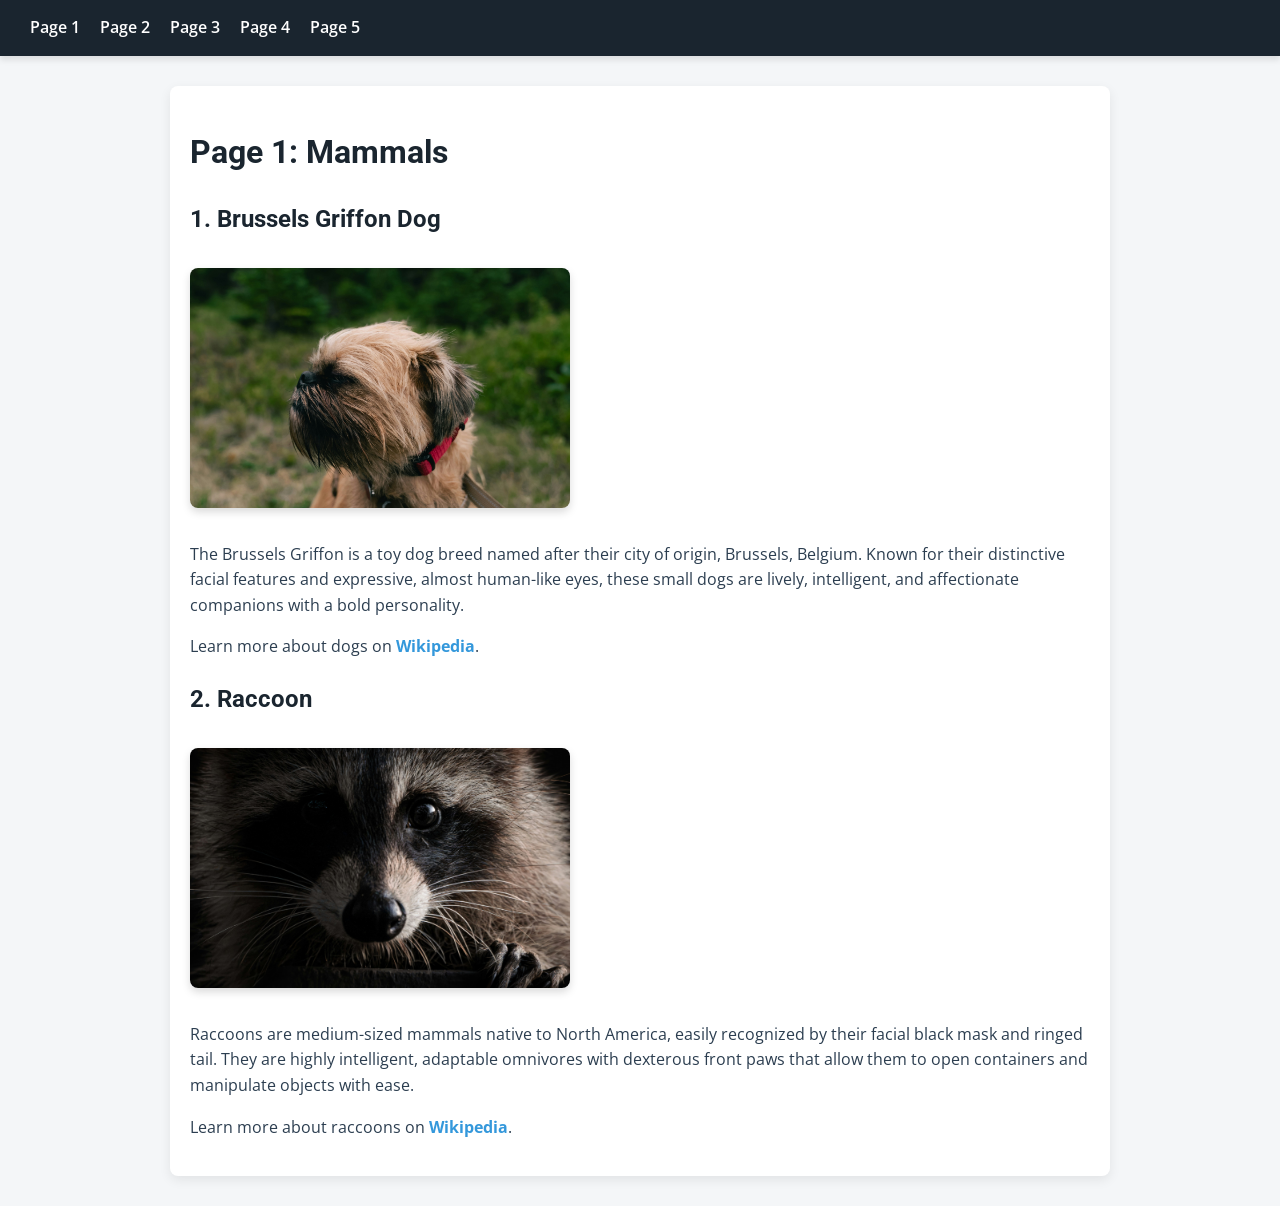
<file: index.html>
<!DOCTYPE html>
<html lang="en">
<head>
  <meta charset="UTF-8">
  <meta name="viewport" content="width=device-width, initial-scale=1.0">
  <title>Page 1 - Mammals</title>

  <!-- Google Fonts & CSS link -->
  <link rel="preconnect" href="https://fonts.googleapis.com">
  <link rel="preconnect" href="https://fonts.gstatic.com" crossorigin>
  <link href="https://fonts.googleapis.com/css2?family=Open+Sans:wght@400;600&family=Roboto:wght@500;700&display=swap" rel="stylesheet">
  <link rel="stylesheet" href="pages.css">
</head>
<body>

  <!-- Navigation Bar -->
  <nav class="navbar">
    <ul>
      <li><a href="index.html">Page 1</a></li>
      <li><a href="page2.html">Page 2</a></li>
      <li><a href="page3.html">Page 3</a></li>
      <li><a href="page4.html">Page 4</a></li>
      <li><a href="page5.html">Page 5</a></li>
    </ul>
  </nav>

  <!-- Page Content -->
  <main class="content">
    <h1>Page 1: Mammals</h1>

    <section class="animal-section">
      <h2>1. Brussels Griffon Dog</h2>
      <img src="images/pic1.jpg" alt="Brussels Griffon Dog">
      <p>The Brussels Griffon is a toy dog breed named after their city of origin, Brussels, Belgium. Known for their distinctive facial features and expressive, almost human-like eyes, these small dogs are lively, intelligent, and affectionate companions with a bold personality.</p>
      <p>Learn more about dogs on <a href="https://en.wikipedia.org/wiki/Brussels_Griffon" target="_blank">Wikipedia</a>.</p>
    </section>

    <section class="animal-section">
      <h2>2. Raccoon</h2>
      <img src="images/pic2.jpg" alt="Raccoon">
      <p>Raccoons are medium-sized mammals native to North America, easily recognized by their facial black mask and ringed tail. They are highly intelligent, adaptable omnivores with dexterous front paws that allow them to open containers and manipulate objects with ease.</p>
      <p>Learn more about raccoons on <a href="https://en.wikipedia.org/wiki/Raccoon" target="_blank">Wikipedia</a>.</p>
    </section>
  </main>

</body>
</html>
</file>
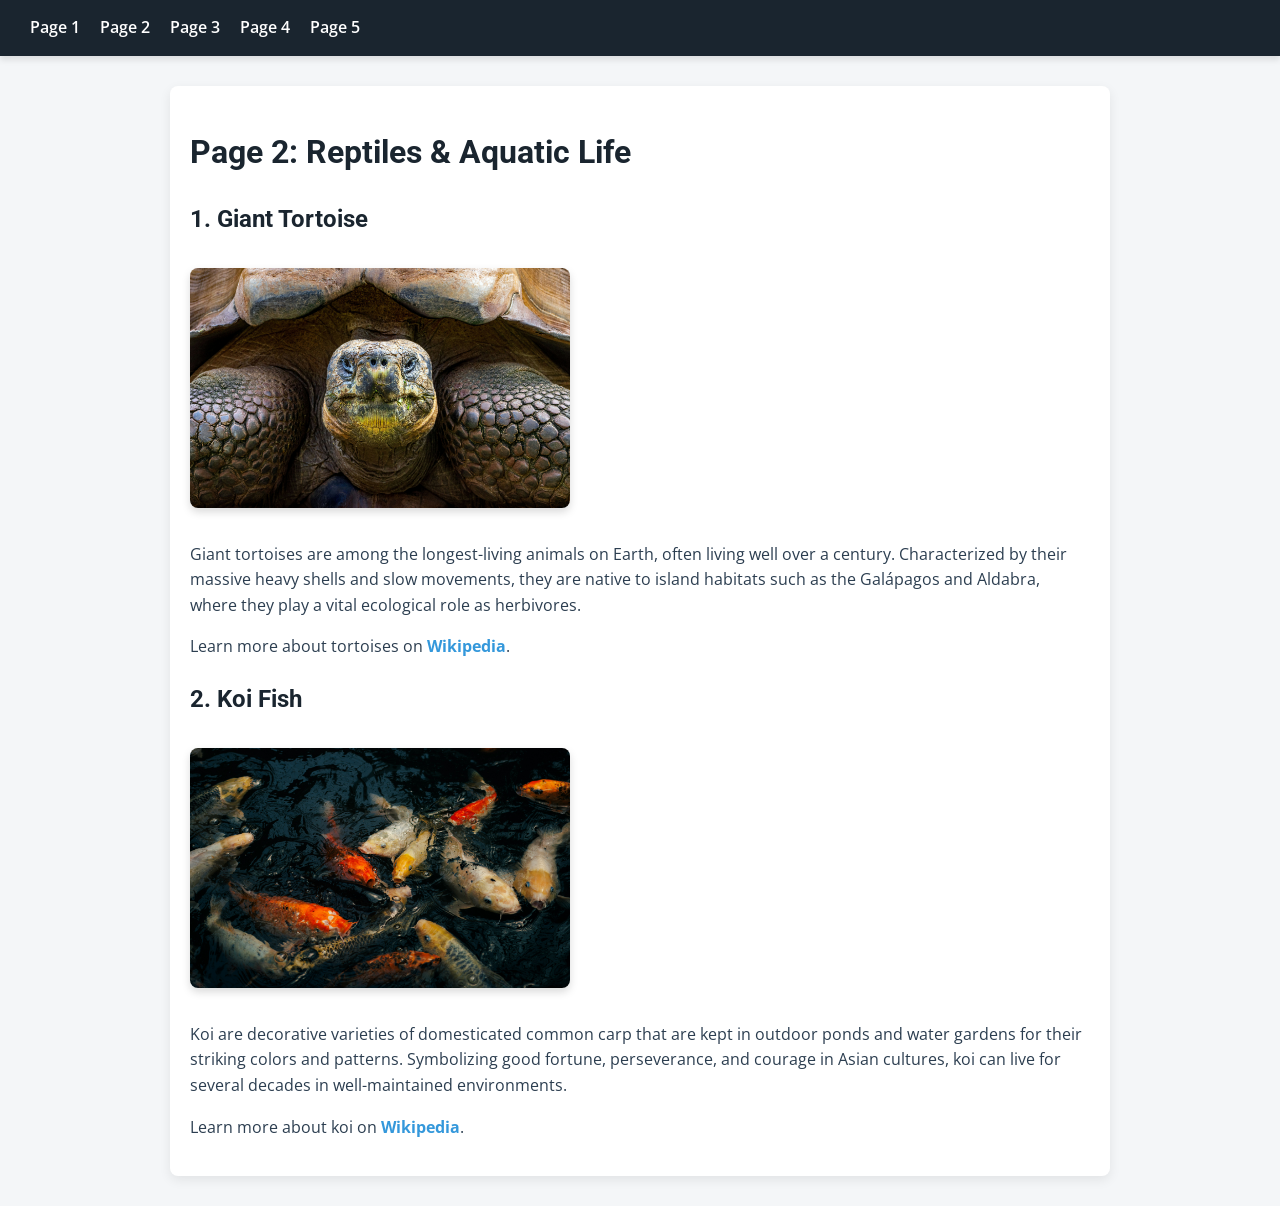
<file: page2.html>
<!DOCTYPE html>
<html lang="en">
<head>
  <meta charset="UTF-8">
  <meta name="viewport" content="width=device-width, initial-scale=1.0">
  <title>Page 2 - Reptiles & Aquatic Life</title>

  <!-- Google Fonts & CSS link -->
  <link rel="preconnect" href="https://fonts.googleapis.com">
  <link rel="preconnect" href="https://fonts.gstatic.com" crossorigin>
  <link href="https://fonts.googleapis.com/css2?family=Open+Sans:wght@400;600&family=Roboto:wght@500;700&display=swap" rel="stylesheet">
  <link rel="stylesheet" href="pages.css">
</head>
<body>

  <!-- Navigation Bar -->
  <nav class="navbar">
    <ul>
      <li><a href="index.html">Page 1</a></li>
      <li><a href="page2.html">Page 2</a></li>
      <li><a href="page3.html">Page 3</a></li>
      <li><a href="page4.html">Page 4</a></li>
      <li><a href="page5.html">Page 5</a></li>
    </ul>
  </nav>

  <!-- Page Content -->
  <main class="content">
    <h1>Page 2: Reptiles & Aquatic Life</h1>

    <section class="animal-section">
      <h2>1. Giant Tortoise</h2>
      <img src="images/pic3.jpg" alt="Giant Tortoise">
      <p>Giant tortoises are among the longest-living animals on Earth, often living well over a century. Characterized by their massive heavy shells and slow movements, they are native to island habitats such as the Galápagos and Aldabra, where they play a vital ecological role as herbivores.</p>
      <p>Learn more about tortoises on <a href="https://en.wikipedia.org/wiki/Giant_tortoise" target="_blank">Wikipedia</a>.</p>
    </section>

    <section class="animal-section">
      <h2>2. Koi Fish</h2>
      <img src="images/pic4.jpg" alt="Koi Fish">
      <p>Koi are decorative varieties of domesticated common carp that are kept in outdoor ponds and water gardens for their striking colors and patterns. Symbolizing good fortune, perseverance, and courage in Asian cultures, koi can live for several decades in well-maintained environments.</p>
      <p>Learn more about koi on <a href="https://en.wikipedia.org/wiki/Koi" target="_blank">Wikipedia</a>.</p>
    </section>
  </main>

</body>
</html>
</file>
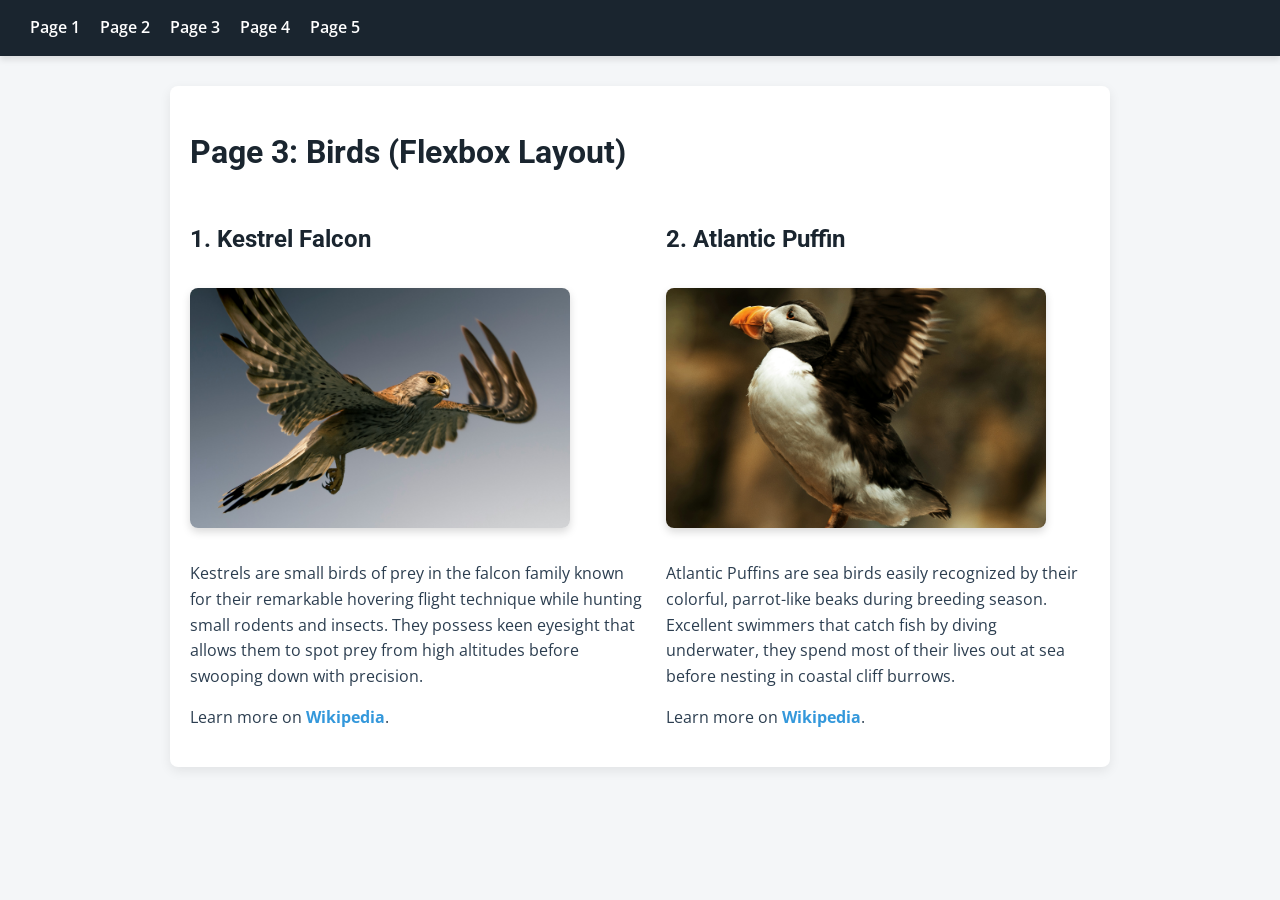
<file: page3.html>
<!DOCTYPE html>
<html lang="en">
<head>
  <meta charset="UTF-8">
  <meta name="viewport" content="width=device-width, initial-scale=1.0">
  <title>Page 3 - Birds (Flexbox)</title>

  <!-- Google Fonts & CSS link -->
  <link rel="preconnect" href="https://fonts.googleapis.com">
  <link rel="preconnect" href="https://fonts.gstatic.com" crossorigin>
  <link href="https://fonts.googleapis.com/css2?family=Open+Sans:wght@400;600&family=Roboto:wght@500;700&display=swap" rel="stylesheet">
  <link rel="stylesheet" href="pages.css">
</head>
<body>

  <!-- Navigation Bar -->
  <nav class="navbar">
    <ul>
      <li><a href="index.html">Page 1</a></li>
      <li><a href="page2.html">Page 2</a></li>
      <li><a href="page3.html">Page 3</a></li>
      <li><a href="page4.html">Page 4</a></li>
      <li><a href="page5.html">Page 5</a></li>
    </ul>
  </nav>

  <!-- Page Content -->
  <main class="content">
    <h1>Page 3: Birds (Flexbox Layout)</h1>

    <!-- Flexbox Container for Side-by-Side Cards -->
    <div class="flex-container">
      <section class="animal-card">
        <h2>1. Kestrel Falcon</h2>
        <img src="images/pic5.jpg" alt="Kestrel Falcon">
        <p>Kestrels are small birds of prey in the falcon family known for their remarkable hovering flight technique while hunting small rodents and insects. They possess keen eyesight that allows them to spot prey from high altitudes before swooping down with precision.</p>
        <p>Learn more on <a href="https://en.wikipedia.org/wiki/Kestrel" target="_blank">Wikipedia</a>.</p>
      </section>

      <section class="animal-card">
        <h2>2. Atlantic Puffin</h2>
        <img src="images/pic6.jpg" alt="Atlantic Puffin">
        <p>Atlantic Puffins are sea birds easily recognized by their colorful, parrot-like beaks during breeding season. Excellent swimmers that catch fish by diving underwater, they spend most of their lives out at sea before nesting in coastal cliff burrows.</p>
        <p>Learn more on <a href="https://en.wikipedia.org/wiki/Atlantic_puffin" target="_blank">Wikipedia</a>.</p>
      </section>
    </div>
  </main>

</body>
</html>
</file>
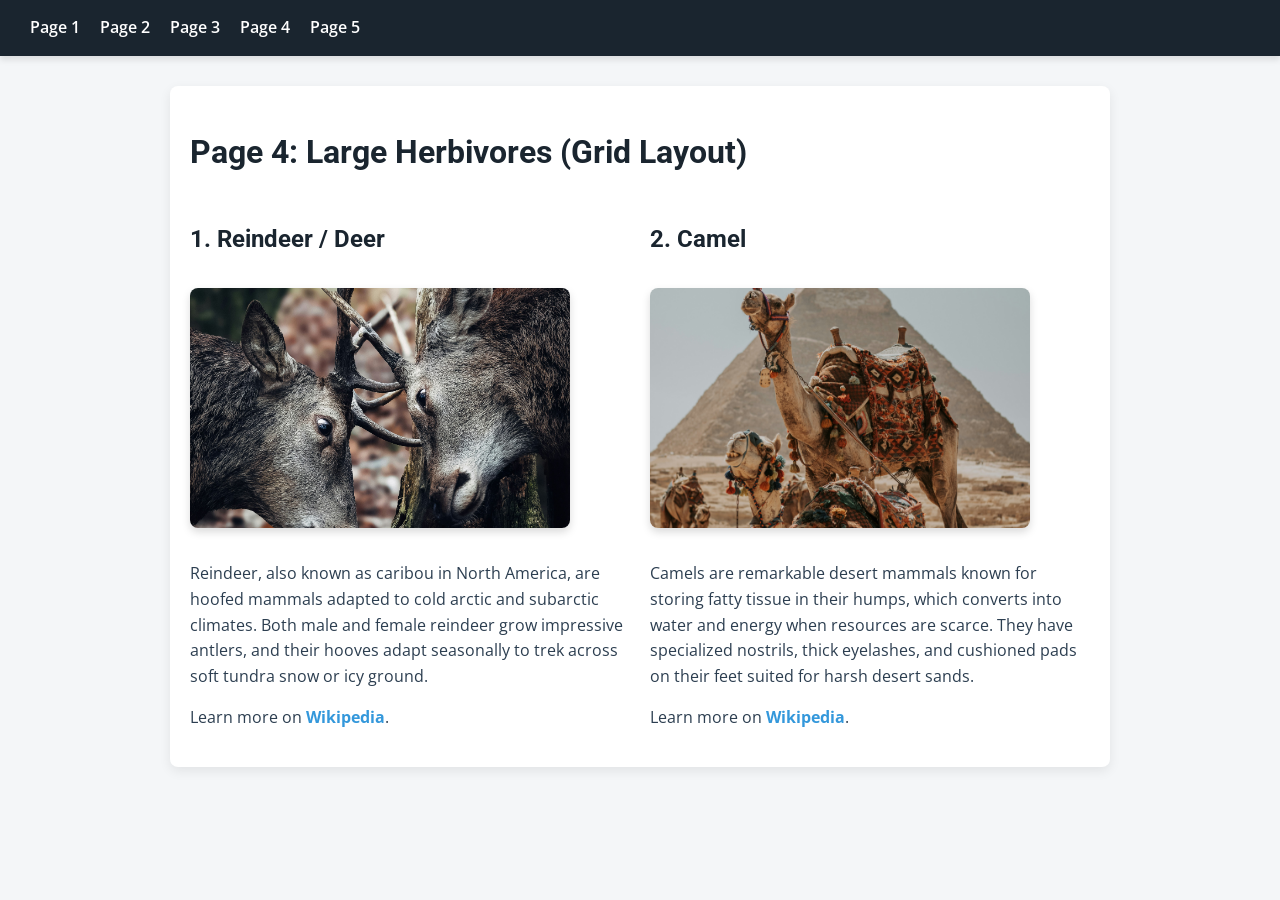
<file: page4.html>
<!DOCTYPE html>
<html lang="en">
<head>
  <meta charset="UTF-8">
  <meta name="viewport" content="width=device-width, initial-scale=1.0">
  <title>Page 4 - Herbivores (Grid)</title>

  <!-- Google Fonts & CSS link -->
  <link rel="preconnect" href="https://fonts.googleapis.com">
  <link rel="preconnect" href="https://fonts.gstatic.com" crossorigin>
  <link href="https://fonts.googleapis.com/css2?family=Open+Sans:wght@400;600&family=Roboto:wght@500;700&display=swap" rel="stylesheet">
  <link rel="stylesheet" href="pages.css">
</head>
<body>

  <!-- Navigation Bar -->
  <nav class="navbar">
    <ul>
      <li><a href="index.html">Page 1</a></li>
      <li><a href="page2.html">Page 2</a></li>
      <li><a href="page3.html">Page 3</a></li>
      <li><a href="page4.html">Page 4</a></li>
      <li><a href="page5.html">Page 5</a></li>
    </ul>
  </nav>

  <!-- Page Content -->
  <main class="content">
    <h1>Page 4: Large Herbivores (Grid Layout)</h1>

    <!-- Grid Container -->
    <div class="grid-container">
      <section class="animal-card">
        <h2>1. Reindeer / Deer</h2>
        <img src="images/pic7.jpg" alt="Reindeer">
        <p>Reindeer, also known as caribou in North America, are hoofed mammals adapted to cold arctic and subarctic climates. Both male and female reindeer grow impressive antlers, and their hooves adapt seasonally to trek across soft tundra snow or icy ground.</p>
        <p>Learn more on <a href="https://en.wikipedia.org/wiki/Reindeer" target="_blank">Wikipedia</a>.</p>
      </section>

      <section class="animal-card">
        <h2>2. Camel</h2>
        <img src="images/pic8.jpg" alt="Camel">
        <p>Camels are remarkable desert mammals known for storing fatty tissue in their humps, which converts into water and energy when resources are scarce. They have specialized nostrils, thick eyelashes, and cushioned pads on their feet suited for harsh desert sands.</p>
        <p>Learn more on <a href="https://en.wikipedia.org/wiki/Camel" target="_blank">Wikipedia</a>.</p>
      </section>
    </div>
  </main>

</body>
</html>
</file>
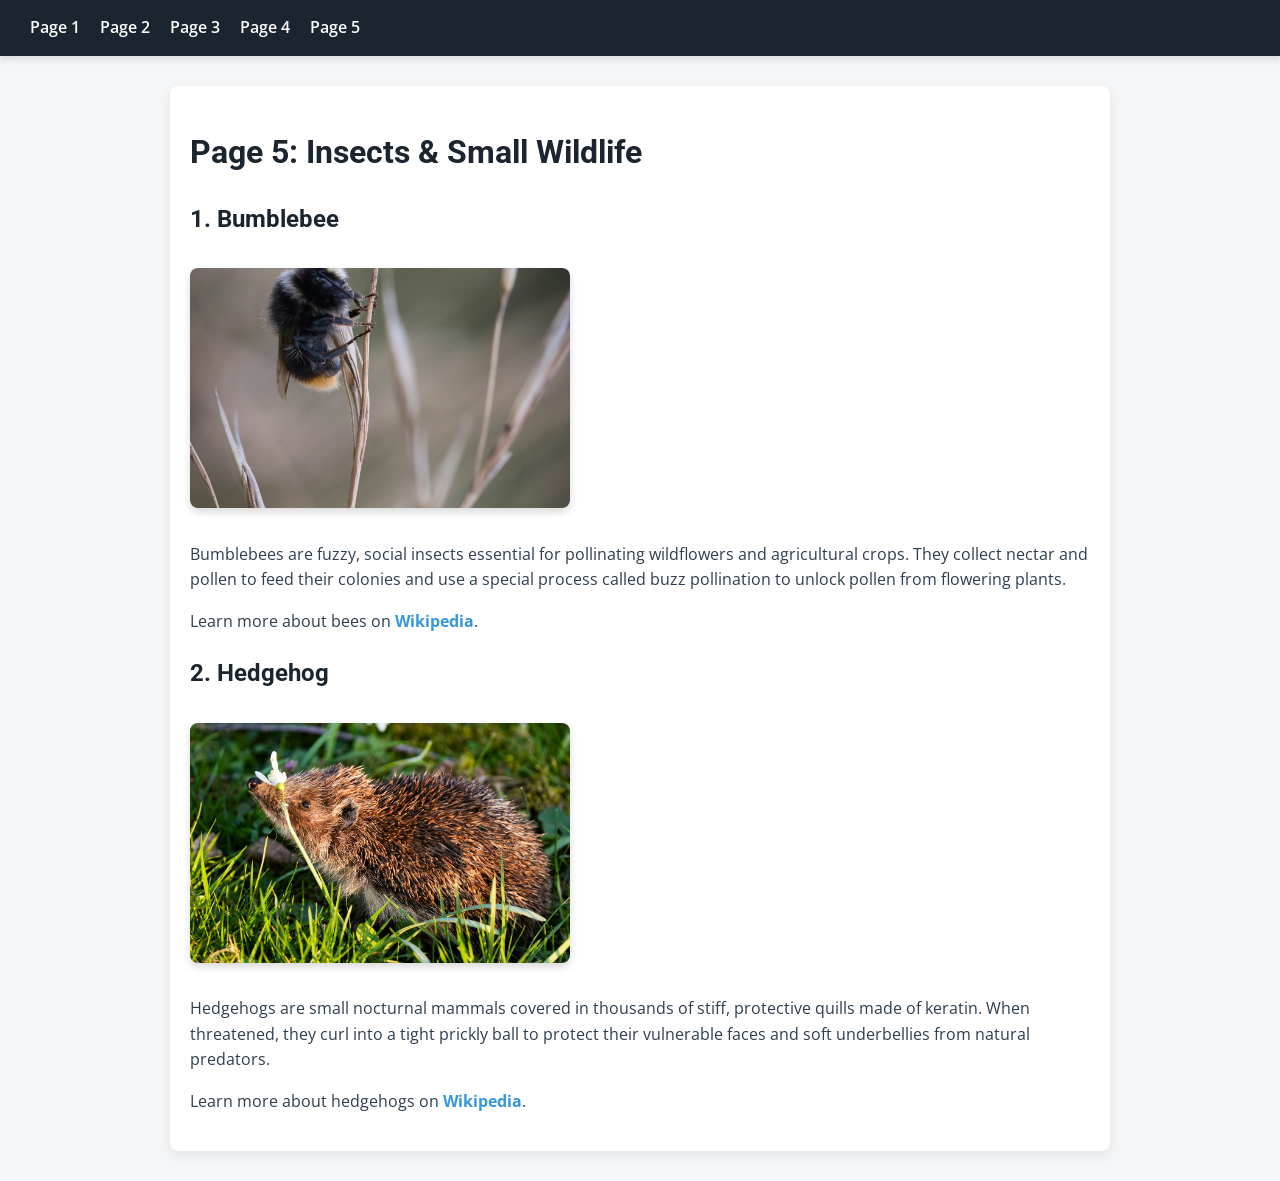
<file: page5.html>
<!DOCTYPE html>
<html lang="en">
<head>
  <meta charset="UTF-8">
  <meta name="viewport" content="width=device-width, initial-scale=1.0">
  <title>Page 5 - Insects & Small Wildlife</title>

  <!-- Google Fonts & CSS link -->
  <link rel="preconnect" href="https://fonts.googleapis.com">
  <link rel="preconnect" href="https://fonts.gstatic.com" crossorigin>
  <link href="https://fonts.googleapis.com/css2?family=Open+Sans:wght@400;600&family=Roboto:wght@500;700&display=swap" rel="stylesheet">
  <link rel="stylesheet" href="pages.css">
</head>
<body>

  <!-- Navigation Bar -->
  <nav class="navbar">
    <ul>
      <li><a href="index.html">Page 1</a></li>
      <li><a href="page2.html">Page 2</a></li>
      <li><a href="page3.html">Page 3</a></li>
      <li><a href="page4.html">Page 4</a></li>
      <li><a href="page5.html">Page 5</a></li>
    </ul>
  </nav>

  <!-- Page Content -->
  <main class="content">
    <h1>Page 5: Insects & Small Wildlife</h1>

    <section class="animal-section">
      <h2>1. Bumblebee</h2>
      <img src="images/pic9.jpg" alt="Bumblebee">
      <p>Bumblebees are fuzzy, social insects essential for pollinating wildflowers and agricultural crops. They collect nectar and pollen to feed their colonies and use a special process called buzz pollination to unlock pollen from flowering plants.</p>
      <p>Learn more about bees on <a href="https://en.wikipedia.org/wiki/Bumblebee" target="_blank">Wikipedia</a>.</p>
    </section>

    <section class="animal-section">
      <h2>2. Hedgehog</h2>
      <img src="images/pic10.jpg" alt="Hedgehog">
      <p>Hedgehogs are small nocturnal mammals covered in thousands of stiff, protective quills made of keratin. When threatened, they curl into a tight prickly ball to protect their vulnerable faces and soft underbellies from natural predators.</p>
      <p>Learn more about hedgehogs on <a href="https://en.wikipedia.org/wiki/Hedgehog" target="_blank">Wikipedia</a>.</p>
    </section>
  </main>

</body>
</html>
</file>
<file: pages.css>
/* =========================================================
   MIS 455 Assignment 1 Stylesheet (pages.css)
   ========================================================= */

/* Requirement 7: Google Fonts Implementation */
body {
  font-family: 'Open Sans', sans-serif;
  background-color: #f4f6f8;
  color: #2c3e50;
  margin: 0;
  padding: 0;
  line-height: 1.6;
}

h1, h2, h3 {
  font-family: 'Roboto', sans-serif;
  color: #1a252f;
}

.navbar {
  background-color: #1a252f;
  padding: 15px 30px;
  box-shadow: 0 4px 6px rgba(0, 0, 0, 0.1); /* Box shadow */
}

.navbar ul {
  list-style: none;
  display: flex;
  gap: 20px;
  margin: 0;
  padding: 0;
}

.navbar a {
  color: #ffffff;
  text-decoration: none;
  font-weight: 600;
  font-size: 16px;
  transition: color 0.3s ease;
}

.navbar a:hover {
  color: #3498db;
}

.content {
  max-width: 900px;
  margin: 30px auto;
  padding: 20px;
  background-color: #ffffff;
  border-radius: 8px;
  box-shadow: 0 4px 12px rgba(0, 0, 0, 0.08);
}
img {
  width: 100%;
  max-width: 380px;
  height: 240px;
  object-fit: cover;
  border-radius: 8px;
  box-shadow: 0 4px 8px rgba(0, 0, 0, 0.15);
  margin-top: 10px;
  margin-bottom: 10px;
}
a {
  color: #3498db;
  text-decoration: none;
  font-weight: bold;
}

a:hover {
  text-decoration: underline;
}
.flex-container {
  display: flex;
  justify-content: space-between;
  align-items: center;
  gap: 20px;
  margin-top: 20px;
}
.grid-container {
  display: grid;
  grid-template-columns: repeat(2, 1fr);
  gap: 20px;
  margin-top: 20px;
}
</file>
